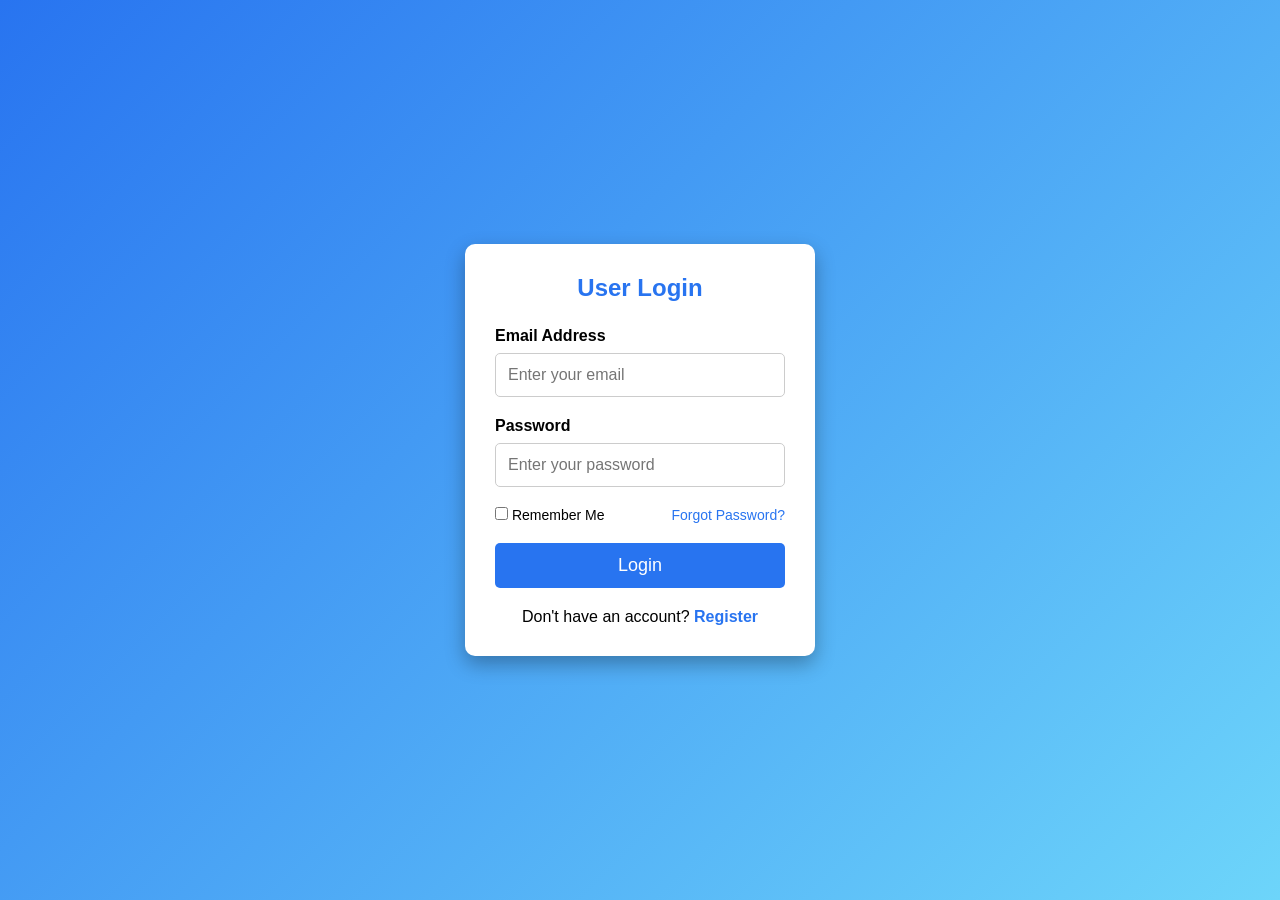
<file: Login Page.html>
<!DOCTYPE html>
<html lang="en">
<head>
<meta charset="UTF-8">
<meta name="viewport" content="width=device-width, initial-scale=1.0">
<title>Login Page</title>

<style>
*{
    margin:0;
    padding:0;
    box-sizing:border-box;
    font-family:Arial, Helvetica, sans-serif;
}

body{
    background:linear-gradient(135deg,#2874f0,#6dd5fa);
    display:flex;
    justify-content:center;
    align-items:center;
    height:100vh;
}

.login-container{
    width:350px;
    background:#fff;
    padding:30px;
    border-radius:10px;
    box-shadow:0 8px 20px rgba(0,0,0,0.3);
}

.login-container h2{
    text-align:center;
    color:#2874f0;
    margin-bottom:25px;
}

.input-group{
    margin-bottom:20px;
}

.input-group label{
    display:block;
    margin-bottom:8px;
    font-weight:bold;
}

.input-group input{
    width:100%;
    padding:12px;
    border:1px solid #ccc;
    border-radius:5px;
    font-size:16px;
}

.input-group input:focus{
    border-color:#2874f0;
    outline:none;
}

.options{
    display:flex;
    justify-content:space-between;
    margin-bottom:20px;
    font-size:14px;
}

.options a{
    text-decoration:none;
    color:#2874f0;
}

.login-btn{
    width:100%;
    padding:12px;
    background:#2874f0;
    color:white;
    border:none;
    border-radius:5px;
    font-size:18px;
    cursor:pointer;
}

.login-btn:hover{
    background:#0d5bd7;
}

.signup{
    text-align:center;
    margin-top:20px;
}

.signup a{
    color:#2874f0;
    text-decoration:none;
    font-weight:bold;
}

#message{
    margin-top:15px;
    text-align:center;
    font-weight:bold;
    font-size:16px;
}
</style>

</head>
<body>

<div class="login-container">

<h2>User Login</h2>

<form onsubmit="return loginUser();">

<div class="input-group">
<label>Email Address</label>
<input type="email" id="email" placeholder="Enter your email" required>
</div>

<div class="input-group">
<label>Password</label>
<input type="password" id="password" placeholder="Enter your password" required>
</div>

<div class="options">
<label>
<input type="checkbox"> Remember Me
</label>

<a href="#">Forgot Password?</a>
</div>

<button type="submit" class="login-btn">
Login
</button>

<p id="message"></p>

<div class="signup">
<p>Don't have an account?
<a href="#">Register</a>
</p>
</div>

</form>

</div>

<script>
function loginUser(){

    // Default Login Credentials
    var validEmail = "admin@gmail.com";
    var validPassword = "123456";

    // User Input
    var email = document.getElementById("email").value;
    var password = document.getElementById("password").value;
    var message = document.getElementById("message");

    // Validation
    if(email === validEmail && password === validPassword){

        message.style.color = "green";
        message.innerHTML = "✅ Login Successful!";

        // Redirect after 2 seconds (Optional)
        setTimeout(function(){
            window.location.href = "index.html";
        },2000);

    }else{

        message.style.color = "red";
        message.innerHTML = "❌ Invalid Email or Password";

    }

    return false; // Prevent form submission
}
</script>

</body>
</html>
</file>
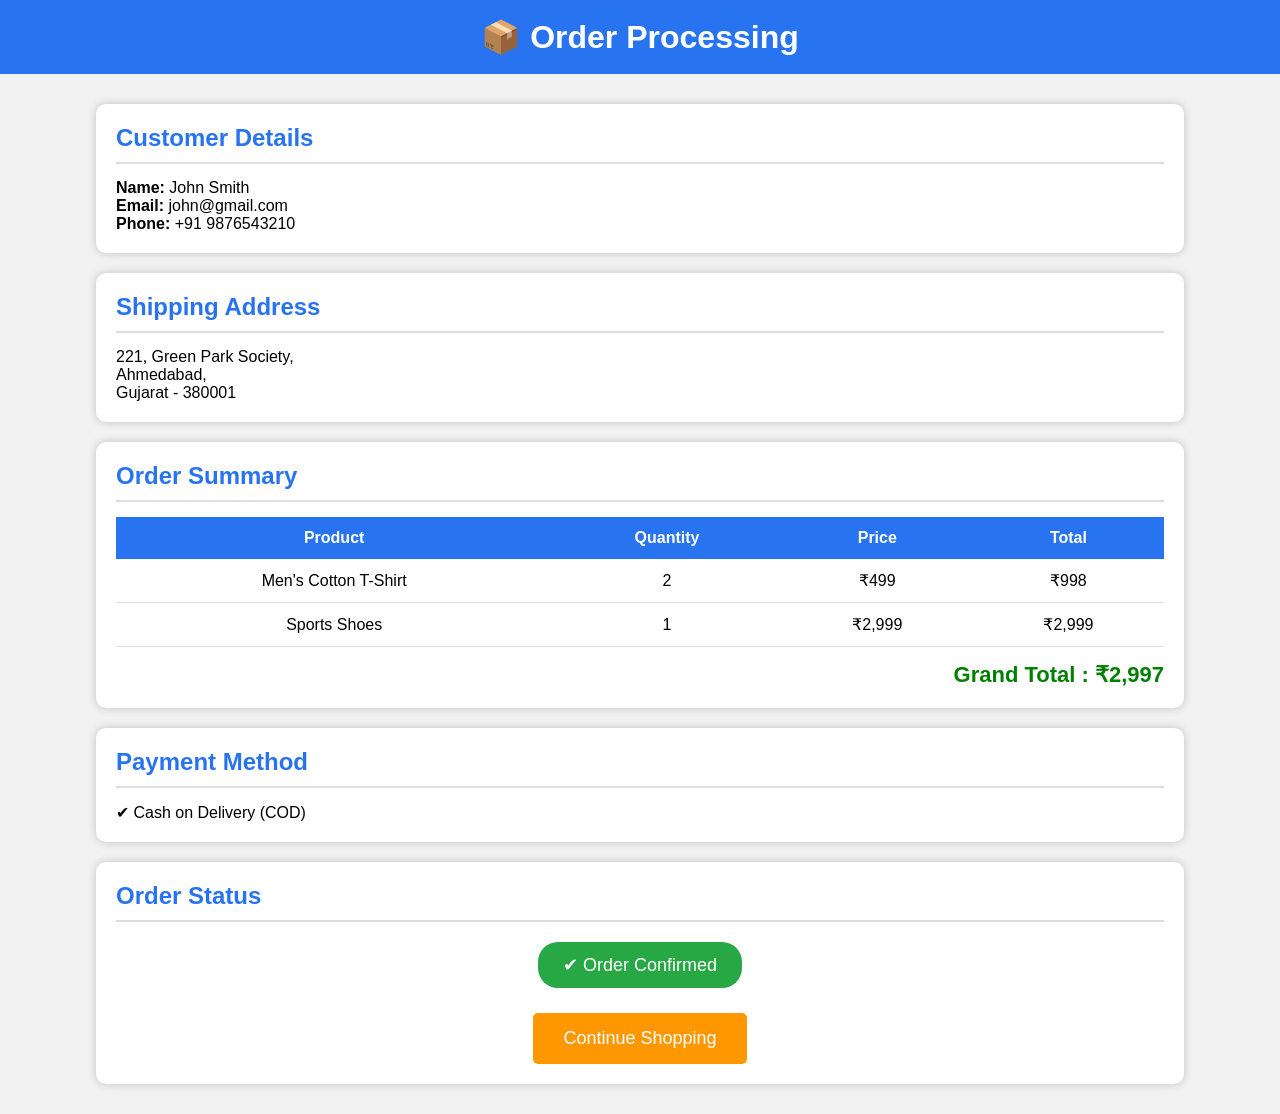
<file: Order Processing.html>
<!DOCTYPE html>
<html lang="en">
<head>
<meta charset="UTF-8">
<meta name="viewport" content="width=device-width, initial-scale=1.0">
<title>Order Processing</title>

<style>
*{
    margin:0;
    padding:0;
    box-sizing:border-box;
    font-family:Arial, sans-serif;
}

body{
    background:#f2f2f2;
}

header{
    background:#2874f0;
    color:white;
    text-align:center;
    padding:18px;
}

.container{
    width:85%;
    margin:30px auto;
}

.card{
    background:white;
    padding:20px;
    border-radius:10px;
    box-shadow:0 0 10px rgba(0,0,0,.2);
    margin-bottom:20px;
}

h2{
    color:#2874f0;
    margin-bottom:15px;
    border-bottom:2px solid #ddd;
    padding-bottom:10px;
}

table{
    width:100%;
    border-collapse:collapse;
}

table th{
    background:#2874f0;
    color:white;
    padding:12px;
}

table td{
    padding:12px;
    border-bottom:1px solid #ddd;
    text-align:center;
}

.total{
    text-align:right;
    font-size:22px;
    font-weight:bold;
    margin-top:15px;
    color:green;
}

.status{
    text-align:center;
    margin-top:20px;
}

.status span{
    display:inline-block;
    background:#28a745;
    color:white;
    padding:12px 25px;
    border-radius:20px;
    font-size:18px;
}

.button{
    text-align:center;
    margin-top:25px;
}

button{
    background:#ff9800;
    color:white;
    border:none;
    padding:15px 30px;
    font-size:18px;
    border-radius:5px;
    cursor:pointer;
}

button:hover{
    background:#e68900;
}

@media(max-width:768px){

.container{
    width:95%;
}

table{
    font-size:14px;
}

}
</style>

</head>
<body>

<header>
<h1>📦 Order Processing</h1>
</header>

<div class="container">

<div class="card">
<h2>Customer Details</h2>

<p><strong>Name:</strong> John Smith</p>
<p><strong>Email:</strong> john@gmail.com</p>
<p><strong>Phone:</strong> +91 9876543210</p>
</div>

<div class="card">
<h2>Shipping Address</h2>

<p>
221, Green Park Society,<br>
Ahmedabad,<br>
Gujarat - 380001
</p>
</div>

<div class="card">

<h2>Order Summary</h2>

<table>

<tr>
<th>Product</th>
<th>Quantity</th>
<th>Price</th>
<th>Total</th>
</tr>

<tr>
<td>Men's Cotton T-Shirt</td>
<td>2</td>
<td>₹499</td>
<td>₹998</td>
</tr>

<tr>
<td>Sports Shoes</td>
<td>1</td>
<td>₹2,999</td>
<td>₹2,999</td>
</tr>

</table>

<p class="total">
Grand Total : ₹2,997
</p>

</div>

<div class="card">

<h2>Payment Method</h2>

<p>✔ Cash on Delivery (COD)</p>

</div>

<div class="card">

<h2>Order Status</h2>

<div class="status">
<span>✔ Order Confirmed</span>
</div>

<div class="button">
<button>Continue Shopping</button>
</div>

</div>

</div>
<script>

// Show order processing automatically
window.onload = function(){

    let status = document.getElementById("status");

    status.innerHTML = "⏳ Order Processing...";
    status.style.background = "#ff9800";

    // Change status after 3 seconds
    setTimeout(function(){

        status.innerHTML = "🚚 Order Shipped";
        status.style.background = "#2196F3";

    },3000);

    // Change status after 6 seconds
    setTimeout(function(){

        status.innerHTML = "✅ Order Delivered";
        status.style.background = "#28a745";

        alert("Your order has been delivered successfully!");

    },6000);

};

// Continue Shopping Button
function continueShopping(){

    alert("Redirecting to Home Page...");

    // Change home.html to your project's home page
    window.location.href = "index.html";

}

</script>
</body>
</html>
</file>
